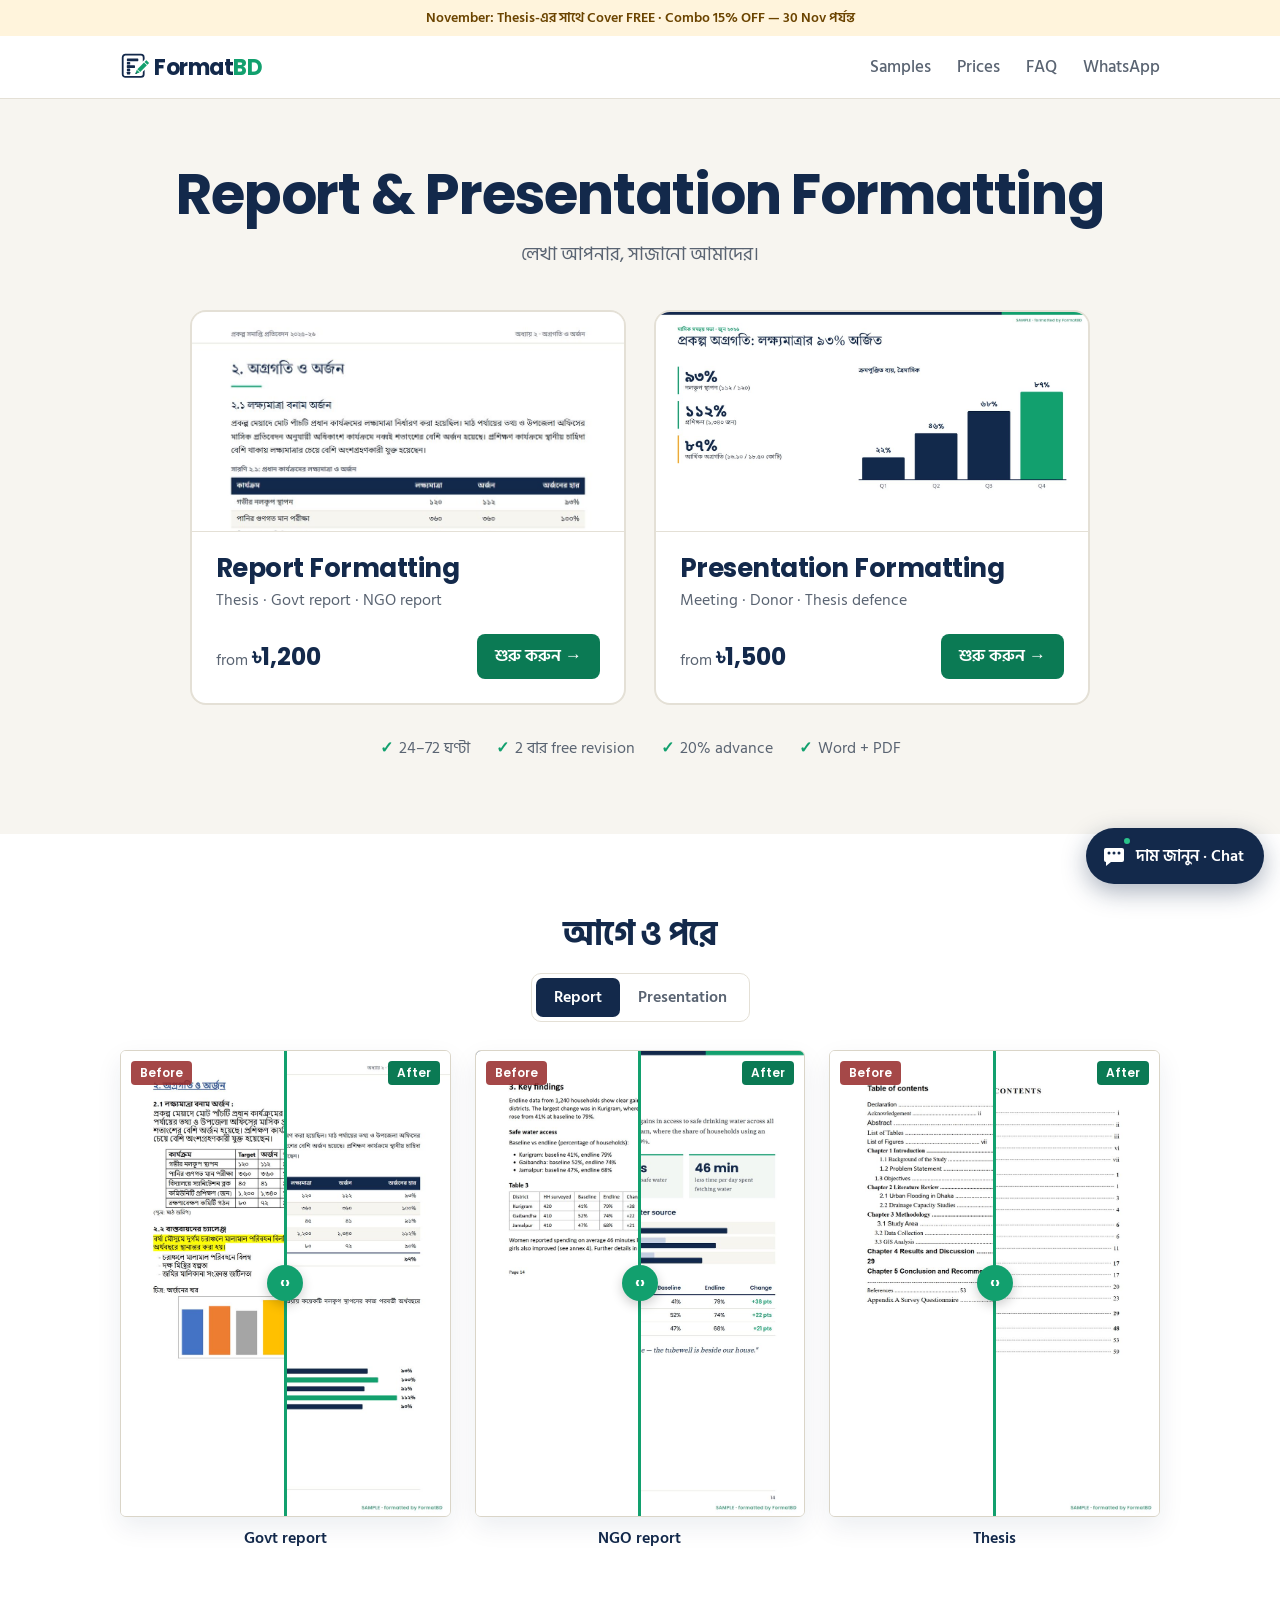
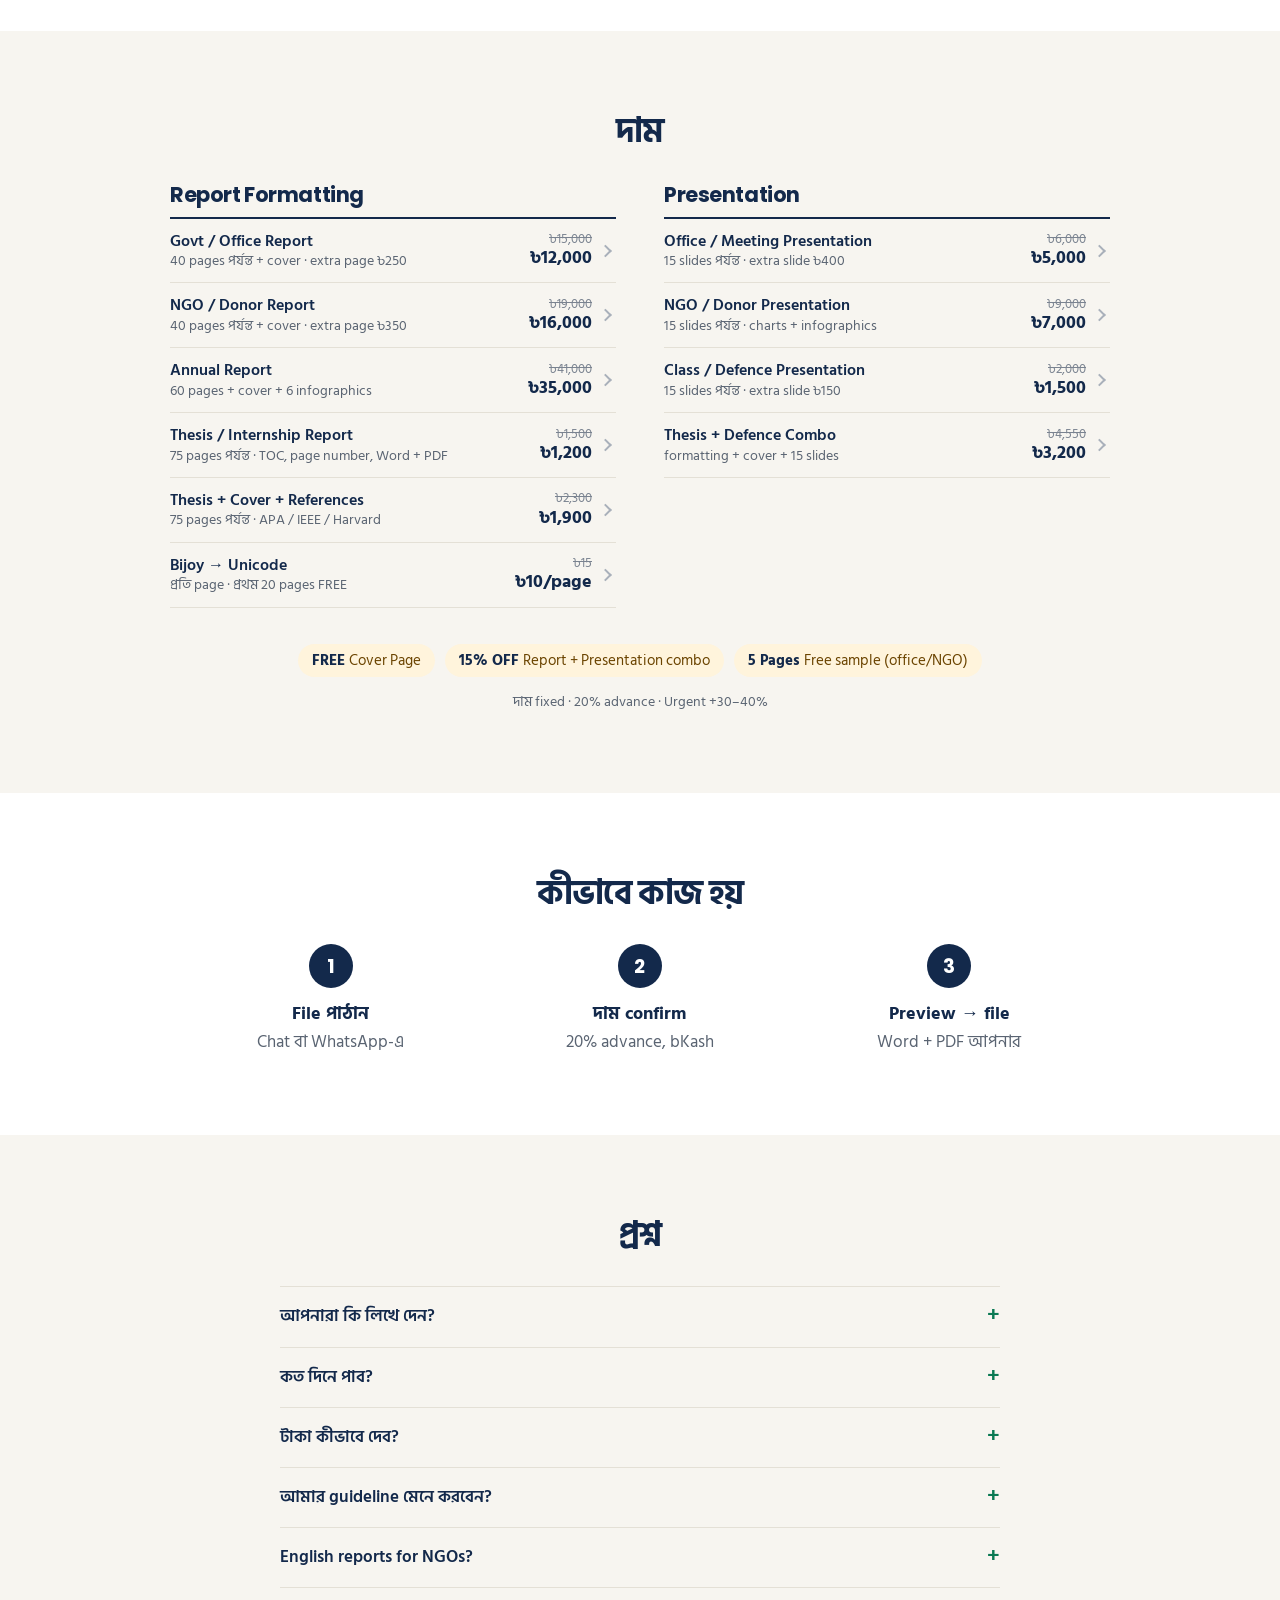
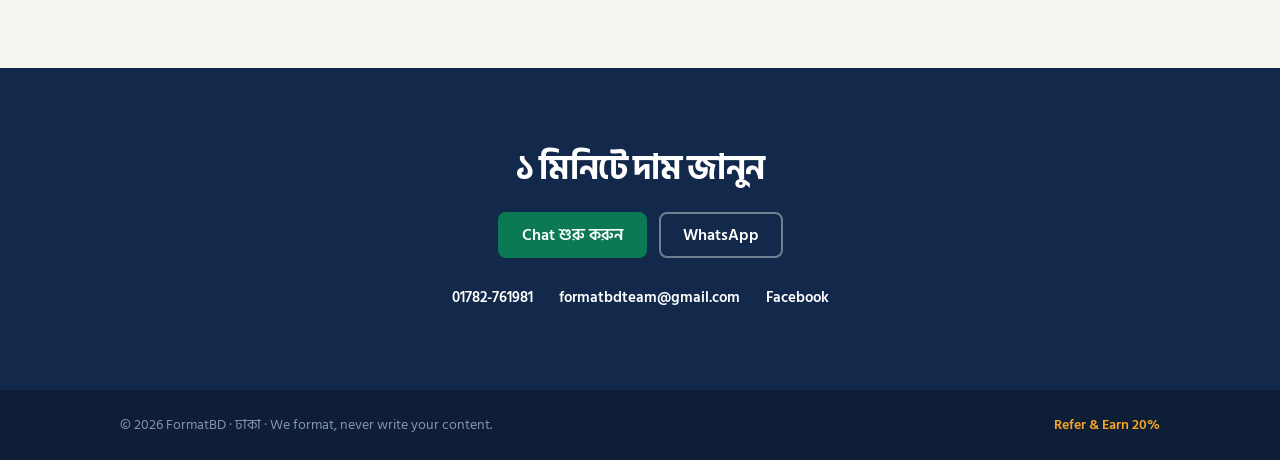
<file: index.html>
<!doctype html>
<html lang="en">
<head>
<meta charset="utf-8">
<meta name="viewport" content="width=device-width, initial-scale=1">
<title>FormatBD — Report &amp; Presentation Formatting in Bangladesh</title>
<meta name="description" content="Report, thesis and presentation formatting in Bangladesh. Fixed prices: report from ৳1,200, presentation from ৳1,500. Bangla &amp; English, Word + PDF, 2 free revisions.">
<meta property="og:title" content="FormatBD — Report &amp; Presentation Formatting">
<meta property="og:description" content="Report formatting from ৳1,200 · Presentation from ৳1,500 · See before/after samples">
<meta property="og:image" content="https://ashikul04.github.io/formatbd/assets/samples/gov-report-after.jpg">
<meta name="theme-color" content="#13294B">
<link rel="icon" href="assets/favicon.png">
<link rel="preconnect" href="https://fonts.googleapis.com"><link rel="preconnect" href="https://fonts.gstatic.com" crossorigin>
<link href="https://fonts.googleapis.com/css2?family=Hind+Siliguri:wght@400;500;600;700&family=Poppins:wght@600;700&display=swap" rel="stylesheet">
<style>
  :root { --navy:#13294B; --green:#0B7A54; --green2:#12A06E; --paper:#F7F5F0; --ink:#1E2329; --muted:#5A6472; --line:#E4E0D6; --head:'Poppins','Hind Siliguri',sans-serif; }
  * { box-sizing:border-box; margin:0; padding:0; }
  [hidden] { display:none !important; }
  html { scroll-behavior:smooth; scroll-padding-top:72px; }
  body { font-family:'Hind Siliguri',sans-serif; color:var(--ink); background:#fff; line-height:1.6; font-size:17px; -webkit-font-smoothing:antialiased; }
  a { color:inherit; text-underline-offset:3px; }
  :focus-visible { outline:2px solid var(--green2); outline-offset:3px; border-radius:4px; }
  .wrap { max-width:1080px; margin:0 auto; padding:0 20px; }
  h1, h2, h3 { font-family:var(--head); color:var(--navy); line-height:1.15; letter-spacing:-.02em; text-wrap:balance; }
  h2 { font-size:clamp(26px, 3vw, 34px); text-align:center; margin-bottom:32px; }
  .wm { font-family:'Poppins',sans-serif; font-weight:700; letter-spacing:-.02em; } .wm b { color:var(--green2); }
  .btn { display:inline-flex; align-items:center; justify-content:center; min-height:46px; background:var(--green); color:#fff; text-decoration:none; padding:0 22px; border-radius:8px; border:2px solid var(--green); font:600 16px 'Hind Siliguri',sans-serif; cursor:pointer; transition:background .15s; }
  .btn:hover { background:#096544; border-color:#096544; }
  .btn.ghost { background:transparent; color:#fff; border-color:rgba(255,255,255,.4); } .btn.ghost:hover { border-color:#fff; }

  .offer-bar { background:#FFF4DC; color:#6B4400; text-align:center; font-weight:600; font-size:14px; padding:7px 16px; }
  header { position:sticky; top:0; z-index:10; background:rgba(255,255,255,.96); border-bottom:1px solid var(--line); }
  header .wrap { display:flex; align-items:center; justify-content:space-between; height:62px; }
  .logo { display:flex; align-items:center; gap:4px; text-decoration:none; font-size:22px; color:var(--navy); } .logo img { width:30px; height:30px; }
  nav { display:flex; align-items:center; gap:26px; }
  nav a { text-decoration:none; font-weight:500; color:var(--muted); } nav a:hover { color:var(--navy); }

  /* hero: the two options */
  .hero { background:var(--paper); padding:64px 0 72px; text-align:center; }
  .hero h1 { font-size:clamp(34px, 5vw, 56px); }
  .hero .sub { font-size:19px; color:var(--muted); margin:12px 0 40px; }
  .pick { display:grid; grid-template-columns:1fr 1fr; gap:28px; max-width:900px; margin:0 auto; }
  .opt { display:flex; flex-direction:column; background:#fff; border:2px solid var(--line); border-radius:16px; overflow:hidden; text-decoration:none; text-align:left; transition:border-color .15s, transform .15s, box-shadow .15s; }
  .opt:hover { border-color:var(--green2); transform:translateY(-3px); box-shadow:0 18px 40px rgba(19,41,75,.12); }
  .thumb { height:220px; overflow:hidden; background:#EDEAE2; border-bottom:1px solid var(--line); }
  .thumb img { width:100%; height:100%; object-fit:cover; object-position:top; display:block; }
  .opt-b { padding:22px 24px 24px; display:flex; flex-direction:column; gap:4px; flex:1; }
  .opt h3 { font-size:26px; }
  .opt .for { color:var(--muted); font-size:16px; }
  .opt .go { display:flex; justify-content:space-between; align-items:center; margin-top:16px; }
  .opt .price { font-size:16px; color:var(--muted); } .opt .price b { font:700 24px Poppins,sans-serif; color:var(--navy); }
  .opt .cta { background:var(--green); color:#fff; font-weight:600; padding:9px 18px; border-radius:8px; }
  .opt:hover .cta { background:#096544; }
  .facts { list-style:none; display:flex; justify-content:center; flex-wrap:wrap; gap:6px 26px; margin-top:32px; font-size:15.5px; color:var(--muted); }
  .facts li::before { content:"✓"; color:var(--green2); font-weight:700; margin-right:6px; }

  section { padding:80px 0; }
  .alt { background:var(--paper); }

  /* samples */
  .tabs { display:flex; justify-content:center; margin:-12px 0 28px; }
  .tabs div { display:inline-flex; background:#fff; border:1px solid var(--line); border-radius:10px; padding:4px; }
  .tabs button { border:0; background:none; font:600 15.5px 'Hind Siliguri',sans-serif; color:var(--muted); padding:7px 18px; border-radius:7px; cursor:pointer; }
  .tabs button[aria-selected="true"] { background:var(--navy); color:#fff; }
  .grid { display:grid; grid-template-columns:repeat(3,1fr); gap:24px; }
  .grid.sl { grid-template-columns:1fr 1fr; } .grid.sl .card:first-child { grid-column:1/-1; }
  .cmp { position:relative; overflow:hidden; border:1px solid #DAD5C8; border-radius:6px; box-shadow:0 10px 26px rgba(19,41,75,.08); background:#fff; --p:50%; user-select:none; }
  .cmp img { display:block; width:100%; height:auto; }
  .cmp .bf { position:absolute; inset:0; clip-path:inset(0 calc(100% - var(--p)) 0 0); }
  .cmp .bar { position:absolute; top:0; bottom:0; left:var(--p); width:3px; margin-left:-1.5px; background:var(--green2); pointer-events:none; }
  .cmp .bar::after { content:"\2039 \203A"; position:absolute; top:50%; left:50%; transform:translate(-50%,-50%); width:36px; height:36px; border-radius:50%; background:var(--green2); color:#fff; font:700 15px/36px Poppins,sans-serif; text-align:center; box-shadow:0 4px 12px rgba(0,0,0,.2); }
  .cmp input { position:absolute; inset:0; width:100%; height:100%; opacity:0; cursor:ew-resize; margin:0; }
  .cmp .lb { position:absolute; top:10px; font:600 12px Poppins,sans-serif; color:#fff; padding:3px 9px; border-radius:4px; pointer-events:none; }
  .cmp .lb.l { left:10px; background:rgba(150,40,40,.85); } .cmp .lb.r { right:10px; background:var(--green); }
  .card figcaption { margin-top:10px; font-weight:600; color:var(--navy); font-size:15.5px; text-align:center; }

  /* prices (rows written by ops/build.py) */
  .menu { display:grid; grid-template-columns:1fr 1fr; gap:48px; max-width:940px; margin:0 auto; }
  .col-h { padding-bottom:10px; border-bottom:2px solid var(--navy); } .col h3 { font-size:21px; } .col-h p { display:none; }
  .rows { list-style:none; }
  .row { display:flex; justify-content:space-between; align-items:center; gap:14px; text-decoration:none; padding:12px 24px 12px 0; border-bottom:1px solid var(--line); position:relative; }
  .row::after { content:""; position:absolute; right:6px; top:50%; width:7px; height:7px; border-right:2px solid #A9B0BA; border-top:2px solid #A9B0BA; transform:translateY(-50%) rotate(45deg); }
  .row:hover .nm { color:var(--green); } .row:hover::after { border-color:var(--green); }
  .nm { font-weight:600; color:var(--navy); font-size:16px; line-height:1.35; }
  .nm small { display:block; font-weight:400; color:var(--muted); font-size:13.5px; }
  .pr { text-align:right; white-space:nowrap; line-height:1.25; }
  .pr s { display:block; color:#7A8390; font-size:13px; } .pr b { color:var(--navy); font-size:18px; }
  .deals { list-style:none; display:flex; justify-content:center; flex-wrap:wrap; gap:10px; margin:36px auto 0; }
  .deals li { background:#FFF4DC; color:#6B4400; border-radius:20px; padding:5px 14px; font-size:14.5px; } .deals b { color:var(--navy); margin-right:4px; }
  .menu-note { text-align:center; margin-top:14px; color:var(--muted); font-size:14px; }

  /* steps */
  .steps { list-style:none; display:grid; grid-template-columns:repeat(3,1fr); gap:28px; max-width:900px; margin:0 auto; counter-reset:s; text-align:center; }
  .steps li { counter-increment:s; font-size:16.5px; color:var(--muted); }
  .steps li::before { content:counter(s); display:grid; place-items:center; width:44px; height:44px; margin:0 auto 12px; border-radius:50%; background:var(--navy); color:#fff; font:700 19px Poppins,sans-serif; }
  .steps b { display:block; color:var(--navy); font-size:18px; }

  /* faq */
  .faq { max-width:720px; margin:0 auto; border-top:1px solid var(--line); }
  details { border-bottom:1px solid var(--line); }
  summary { cursor:pointer; font-weight:600; color:var(--navy); font-size:17px; padding:16px 0; list-style:none; display:flex; justify-content:space-between; gap:16px; }
  summary::-webkit-details-marker { display:none; }
  summary::after { content:"+"; color:var(--green); font-size:22px; line-height:1; }
  details[open] summary::after { content:"–"; }
  details p { padding:0 0 16px; color:#3C4550; }

  .order { background:var(--navy); color:#C9D3E3; text-align:center; }
  .order h2 { color:#fff; margin-bottom:24px; }
  .order .cta { display:flex; gap:12px; justify-content:center; flex-wrap:wrap; }
  .contact { list-style:none; display:flex; flex-wrap:wrap; justify-content:center; gap:6px 26px; margin-top:28px; font-size:15px; }
  .contact a { color:#fff; text-decoration:none; font-weight:600; }
  #my-jobs { margin-top:16px; font-size:15px; } #my-jobs a { color:#fff; }
  footer { background:#0E1E37; color:#8494AE; padding:24px 0; font-size:14px; }
  footer .wrap { display:flex; flex-wrap:wrap; justify-content:space-between; gap:10px 24px; }
  footer a { color:#C9D3E3; text-decoration:none; } footer a.earn { color:#F5A524; font-weight:600; }

  @media (max-width:820px) {
    .pick, .menu { grid-template-columns:1fr; } .menu { gap:40px; }
    .grid { grid-template-columns:1fr 1fr; }
    .thumb { height:180px; }
    nav a:not(:last-child) { display:none; }
    section { padding:60px 0; }
  }
  @media (max-width:560px) {
    body { font-size:16px; }
    .hero { padding:28px 0 44px; } .hero h1 { font-size:30px; } .hero .sub { margin:8px 0 22px; font-size:17px; }
    .pick { gap:16px; } .thumb { height:96px; } .opt-b { padding:14px 16px 16px; }
    .opt h3 { font-size:21px; } .opt .for { font-size:14.5px; } .opt .go { margin-top:8px; }
    .opt .price b { font-size:21px; } .opt .cta { padding:7px 14px; font-size:15px; }
    .offer-bar { font-size:13px; padding:6px 12px; }
    .grid, .grid.sl, .steps { grid-template-columns:1fr; }
    .order .btn { flex:1 1 100%; }
  }
  @media (prefers-reduced-motion:reduce) { html { scroll-behavior:auto; } * { transition:none !important; } }
</style>
</head>
<body>
<div class="offer-bar">November: Thesis-এর সাথে Cover FREE · Combo 15% OFF — 30 Nov পর্যন্ত</div>
<header><div class="wrap">
  <a class="logo" href="./" aria-label="FormatBD home"><img src="assets/logo-icon.svg" alt=""><span class="wm">Format<b>BD</b></span></a>
  <nav aria-label="Main"><a href="#samples">Samples</a><a href="#services">Prices</a><a href="#faq">FAQ</a><a class="js-wa" href="#" target="_blank" rel="noopener">WhatsApp</a></nav>
</div></header>

<main>
<div class="hero"><div class="wrap">
  <h1>Report &amp; Presentation Formatting</h1>
  <p class="sub">লেখা আপনার, সাজানো আমাদের।</p>
  <div class="pick">
    <a class="opt js-chat" data-svc="report" href="#svc-report">
      <div class="thumb"><img src="assets/samples/gov-report-after.jpg" alt="Formatted report page sample"></div>
      <div class="opt-b"><h3>Report Formatting</h3><span class="for">Thesis · Govt report · NGO report</span>
        <div class="go"><span class="price">from <b>৳1,200</b></span><span class="cta">শুরু করুন →</span></div></div>
    </a>
    <a class="opt js-chat" data-svc="slides" href="#svc-slides">
      <div class="thumb"><img src="assets/samples/gov-meeting-after.jpg" alt="Formatted presentation slide sample"></div>
      <div class="opt-b"><h3>Presentation Formatting</h3><span class="for">Meeting · Donor · Thesis defence</span>
        <div class="go"><span class="price">from <b>৳1,500</b></span><span class="cta">শুরু করুন →</span></div></div>
    </a>
  </div>
  <ul class="facts"><li>24–72 ঘণ্টা</li><li>2 বার free revision</li><li>20% advance</li><li>Word + PDF</li></ul>
</div></div>

<section id="samples"><div class="wrap">
  <h2>আগে ও পরে</h2>
  <div class="tabs"><div role="tablist"><button type="button" role="tab" aria-selected="true" aria-controls="g-rep">Report</button><button type="button" role="tab" aria-selected="false" aria-controls="g-sl">Presentation</button></div></div>
  <div class="grid rep" id="g-rep" role="tabpanel">
    <figure class="card"><div class="cmp"><img src="assets/samples/gov-report-after.jpg" alt="Govt report — after" loading="lazy"><div class="bf"><img src="assets/samples/gov-report-before.jpg" alt="Govt report — before" loading="lazy"></div><span class="bar"></span><span class="lb l">Before</span><span class="lb r">After</span><input type="range" min="0" max="100" value="50" aria-label="Govt report: before / after"></div><figcaption>Govt report</figcaption></figure>
    <figure class="card"><div class="cmp"><img src="assets/samples/ngo-report-after.jpg" alt="NGO report — after" loading="lazy"><div class="bf"><img src="assets/samples/ngo-report-before.jpg" alt="NGO report — before" loading="lazy"></div><span class="bar"></span><span class="lb l">Before</span><span class="lb r">After</span><input type="range" min="0" max="100" value="50" aria-label="NGO report: before / after"></div><figcaption>NGO report</figcaption></figure>
    <figure class="card"><div class="cmp"><img src="assets/samples/thesis-after.jpg" alt="Thesis contents — after" loading="lazy"><div class="bf"><img src="assets/samples/thesis-before.jpg" alt="Thesis contents — before" loading="lazy"></div><span class="bar"></span><span class="lb l">Before</span><span class="lb r">After</span><input type="range" min="0" max="100" value="50" aria-label="Thesis: before / after"></div><figcaption>Thesis</figcaption></figure>
  </div>
  <div class="grid sl" id="g-sl" role="tabpanel" hidden>
    <figure class="card"><div class="cmp"><img src="assets/samples/gov-meeting-after.jpg" alt="Meeting slide — after" loading="lazy"><div class="bf"><img src="assets/samples/gov-meeting-before.jpg" alt="Meeting slide — before" loading="lazy"></div><span class="bar"></span><span class="lb l">Before</span><span class="lb r">After</span><input type="range" min="0" max="100" value="50" aria-label="Meeting slide: before / after"></div><figcaption>Office meeting</figcaption></figure>
    <figure class="card"><div class="cmp"><img src="assets/samples/ngo-deck-after.jpg" alt="Donor slide — after" loading="lazy"><div class="bf"><img src="assets/samples/ngo-deck-before.jpg" alt="Donor slide — before" loading="lazy"></div><span class="bar"></span><span class="lb l">Before</span><span class="lb r">After</span><input type="range" min="0" max="100" value="50" aria-label="Donor slide: before / after"></div><figcaption>Donor presentation</figcaption></figure>
    <figure class="card"><div class="cmp"><img src="assets/samples/defence-after.jpg" alt="Defence slide — after" loading="lazy"><div class="bf"><img src="assets/samples/defence-before.jpg" alt="Defence slide — before" loading="lazy"></div><span class="bar"></span><span class="lb l">Before</span><span class="lb r">After</span><input type="range" min="0" max="100" value="50" aria-label="Defence slide: before / after"></div><figcaption>Thesis defence</figcaption></figure>
  </div>
</div></section>

<section id="services" class="alt"><div class="wrap">
  <h2>দাম</h2>
<!--PRICING-->
<div class="menu">
<div class="col" id="svc-report"><div class="col-h"><h3>Report Formatting</h3><p>রিপোর্ট, থিসিস ও অফিসিয়াল ডকুমেন্ট — আপনার guideline মেনে সাজানো, Word + PDF।</p></div><ul class="rows">
<li><a class="row" href="order.html?pkg=gov-report"><span class="nm">Govt / Office Report<small>40 pages পর্যন্ত + cover · extra page ৳250</small></span><span class="pr"><s>৳15,000</s><b>৳12,000</b></span></a></li>
<li><a class="row" href="order.html?pkg=ngo-report"><span class="nm">NGO / Donor Report<small>40 pages পর্যন্ত + cover · extra page ৳350</small></span><span class="pr"><s>৳19,000</s><b>৳16,000</b></span></a></li>
<li><a class="row" href="order.html?pkg=ngo-annual"><span class="nm">Annual Report<small>60 pages + cover + 6 infographics</small></span><span class="pr"><s>৳41,000</s><b>৳35,000</b></span></a></li>
<li><a class="row" href="order.html?pkg=stu-basic"><span class="nm">Thesis / Internship Report<small>75 pages পর্যন্ত · TOC, page number, Word + PDF</small></span><span class="pr"><s>৳1,500</s><b>৳1,200</b></span></a></li>
<li><a class="row" href="order.html?pkg=stu-complete"><span class="nm">Thesis + Cover + References<small>75 pages পর্যন্ত · APA / IEEE / Harvard</small></span><span class="pr"><s>৳2,300</s><b>৳1,900</b></span></a></li>
<li><a class="row" href="order.html?pkg=gov-unicode"><span class="nm">Bijoy → Unicode<small>প্রতি page · প্রথম 20 pages FREE</small></span><span class="pr"><s>৳15</s><b>৳10/page</b></span></a></li>
</ul></div>
<div class="col" id="svc-slides"><div class="col-h"><h3>Presentation</h3><p>মিটিং, ডোনার বা ডিফেন্সের জন্য clean slides — আপনার data থেকে chart সহ।</p></div><ul class="rows">
<li><a class="row" href="order.html?pkg=gov-meeting"><span class="nm">Office / Meeting Presentation<small>15 slides পর্যন্ত · extra slide ৳400</small></span><span class="pr"><s>৳6,000</s><b>৳5,000</b></span></a></li>
<li><a class="row" href="order.html?pkg=ngo-deck"><span class="nm">NGO / Donor Presentation<small>15 slides পর্যন্ত · charts + infographics</small></span><span class="pr"><s>৳9,000</s><b>৳7,000</b></span></a></li>
<li><a class="row" href="order.html?pkg=stu-slides"><span class="nm">Class / Defence Presentation<small>15 slides পর্যন্ত · extra slide ৳150</small></span><span class="pr"><s>৳2,000</s><b>৳1,500</b></span></a></li>
<li><a class="row" href="order.html?pkg=stu-defense"><span class="nm">Thesis + Defence Combo<small>formatting + cover + 15 slides</small></span><span class="pr"><s>৳4,550</s><b>৳3,200</b></span></a></li>
</ul></div>
</div>
<ul class="deals"><li><b>FREE</b>Cover Page</li><li><b>15% OFF</b>Report + Presentation combo</li><li><b>5 Pages</b>Free sample (office/NGO)</li></ul>
<p class="menu-note">দাম fixed · 20% advance · Urgent +30–40%</p>
<!--/PRICING-->
</div></section>

<section id="process"><div class="wrap">
  <h2>কীভাবে কাজ হয়</h2>
  <ol class="steps">
    <li><b>File পাঠান</b>Chat বা WhatsApp-এ</li>
    <li><b>দাম confirm</b>20% advance, bKash</li>
    <li><b>Preview → file</b>Word + PDF আপনার</li>
  </ol>
</div></section>

<section id="faq" class="alt"><div class="wrap">
  <h2>প্রশ্ন</h2>
  <div class="faq">
    <details><summary>আপনারা কি লিখে দেন?</summary><p>না। শুধু formatting ও presentation design। লেখা আপনার নিজের।</p></details>
    <details><summary>কত দিনে পাব?</summary><p>সাধারণত 24–72 ঘণ্টা। Urgent হলে +30–40%। দেরি হলে ২০% টাকা ফেরত।</p></details>
    <details><summary>টাকা কীভাবে দেব?</summary><p>20% advance bKash-এ, preview দেখে বাকিটা। অফিস/NGO: কোটেশন ও বিল দিই।</p></details>
    <details><summary>আমার guideline মেনে করবেন?</summary><p>হ্যাঁ। Guideline বা আগের approved কপি পাঠান, হুবহু সেই নিয়মে সাজাই।</p></details>
    <details><summary>English reports for NGOs?</summary><p>Yes — donor reports and decks in English or Bangla, to your brand guidelines.</p></details>
  </div>
</div></section>

<section id="order" class="order"><div class="wrap">
  <h2>১ মিনিটে দাম জানুন</h2>
  <div class="cta"><button class="btn js-chat" type="button">Chat শুরু করুন</button><a class="btn ghost js-wa" href="#" target="_blank" rel="noopener">WhatsApp</a></div>
  <ul class="contact">
    <li><a class="js-tel" href="#">01782-761981</a></li>
    <li><a class="js-mail" href="#">formatbdteam@gmail.com</a></li>
    <li><a class="js-fb" href="#">Facebook</a></li>
  </ul>
  <p id="my-jobs" hidden></p>
</div></section>
</main>

<footer><div class="wrap">
  <span>© 2026 FormatBD · ঢাকা · We format, never write your content.</span>
  <a class="earn" href="partner.html">Refer &amp; Earn 20%</a>
</div></footer>

<script>
  // Contact details — written by ops/build.py from config.json
  const C = {"wa": "8801782761981", "email": "formatbdteam@gmail.com", "fb": "profile.php?id=61596278724692", "sbUrl": "https://mepwncbscyceeyoxgvda.supabase.co", "sbKey": "sb_publishable_hM7CJC9fcQ2uOZyHIxdnSQ_53WIUaNk", "refPct": 10, "commPct": 20, "cookieDays": 30, "payoutMin": 300, "payoutDay": "বৃহস্পতিবার", "group": "", "kit": ["Thesis / report-এর formatting নিয়ে টেনশন? 😅 FormatBD পুরো formatting করে দেয় — page number, table of contents, cover, references সব ঠিকঠাক। Student package ৳1,200 থেকে। আমার code {CODE} দিলে 10% ছাড়: {LINK}", "অফিস বা NGO-র report, annual report বা meeting presentation professional look-এ দরকার? FormatBD Bangla-English দুই ভাষাতেই কাজ করে, সময়মতো delivery না হলে 20% refund। Code {CODE} দিলে 10% ছাড়: {LINK}", "অফিস মিটিং, ডোনার বা থিসিস ডিফেন্সের presentation দরকার? FormatBD আপনার data থেকে chart সহ clean slides বানিয়ে দেয়, ৳1,500 থেকে। আমার code {CODE} দিয়ে 10% কম দামে order করুন: {LINK}"]};
  // old partner links (#earn, #terms) now live on partner.html
  if (/^#(earn|terms)$/.test(location.hash)) location.replace("partner.html" + location.search + location.hash);
  const waLink = t => "https://wa.me/" + C.wa + "?text=" + encodeURIComponent(t);
  const set = (sel, href) => document.querySelectorAll(sel).forEach(a => a.href = href);
  set(".js-wa", waLink("আসসালামু আলাইকুম, FormatBD — একটি কোটেশন চাই।"));
  set(".js-tel", "tel:+" + C.wa);
  set(".js-mail", "mailto:" + C.email + "?subject=" + encodeURIComponent("Quotation request"));
  set(".js-fb", "https://www.facebook.com/" + C.fb);
  // ORDER_LIVE = false until the order backend is deployed: options, price rows and buttons open
  // the chat assistant (assets/chat.js) instead of order.html; WhatsApp if the chat hasn't loaded
  const ORDER_LIVE = false;
  if (!ORDER_LIVE) document.addEventListener("click", e => {
    const a = e.target.closest('a[href^="order.html"], .js-chat');
    if (!a) return;
    e.preventDefault();
    const pkg = a.dataset.svc ? "svc:" + a.dataset.svc : (a.getAttribute("href") || "").split("pkg=")[1] || "";
    if (window.fbdChat) window.fbdChat.open(pkg);
    else window.open(waLink("আসসালামু আলাইকুম, FormatBD — একটি order দিতে চাই।"), "_blank");
  });
  // partner links: ?ref=CODE is remembered for C.cookieDays days
  const store = { get: k => { try { return JSON.parse(localStorage.getItem(k)); } catch (x) { return null; } },
                  set: (k, v) => { try { localStorage.setItem(k, JSON.stringify(v)); } catch (x) {} } };
  const urlRef = (new URLSearchParams(location.search).get("ref") || "").toUpperCase().replace(/[^A-Z0-9]/g, "").slice(0, 12);
  if (urlRef) store.set("fbd_ref", { code: urlRef, t: Date.now() });
  // samples: Report / Presentation tabs + before/after sliders
  document.querySelectorAll(".tabs button").forEach(b => b.addEventListener("click", () => {
    document.querySelectorAll(".tabs button").forEach(x => { const on = x === b; x.setAttribute("aria-selected", on); document.getElementById(x.getAttribute("aria-controls")).hidden = !on; });
  }));
  document.querySelectorAll(".cmp input").forEach(r => r.addEventListener("input", () => r.parentNode.style.setProperty("--p", r.value + "%")));
  // orders placed from this browser → links back to their job pages
  const mine = store.get("fbd_jobs") || [], mj = document.getElementById("my-jobs");
  if (mine.length) { mj.hidden = false; mj.innerHTML = "আপনার order: " + mine.slice(0, 5).map(j => `<a href="job.html?t=${encodeURIComponent(j.token)}">${String(j.id).replace(/[<>&"]/g, "")}</a>`).join(" · "); }
</script>
<script type="module" src="assets/chat.js?v=5"></script>
</body>
</html>
</file>
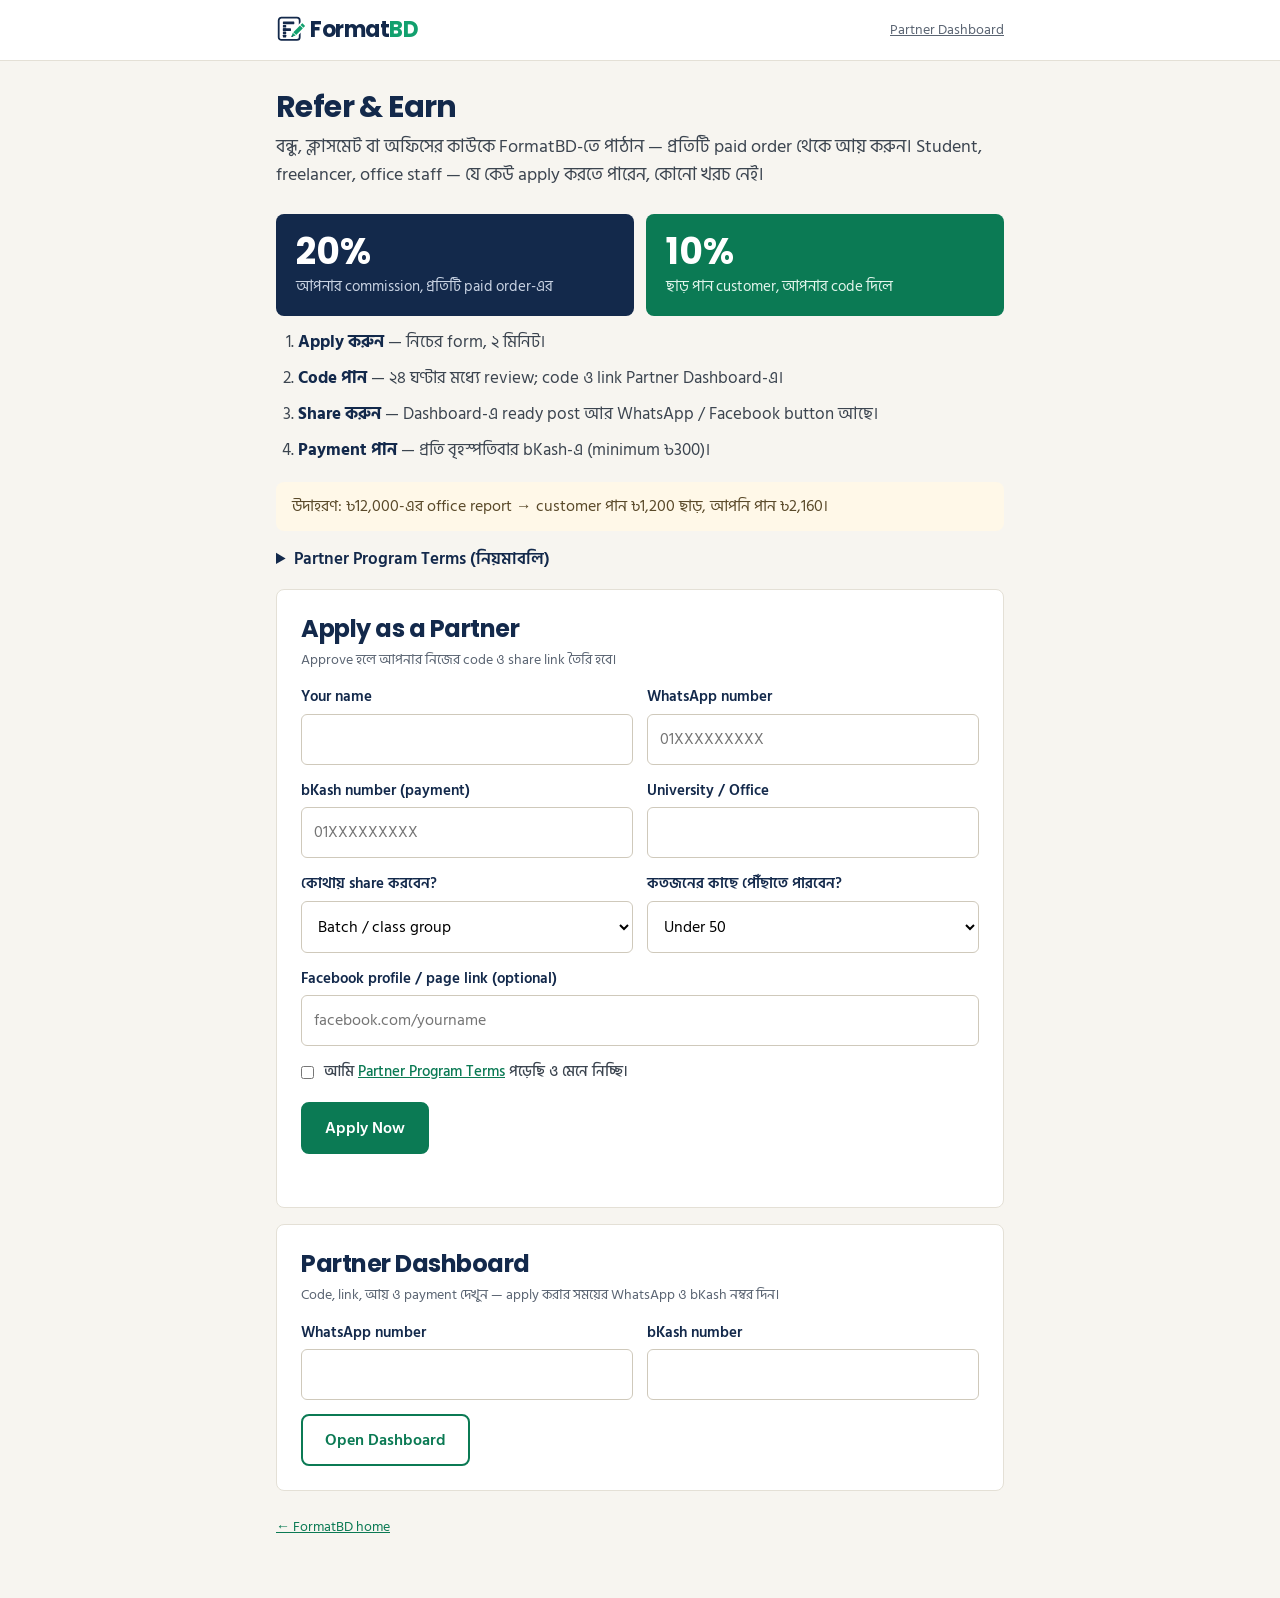
<file: partner.html>
<!doctype html>
<html lang="en">
<head>
<meta charset="utf-8">
<meta name="viewport" content="width=device-width, initial-scale=1">
<title>Refer &amp; Earn — FormatBD Partner Program</title>
<meta name="description" content="FormatBD Partner Program: বন্ধু বা অফিসের কাউকে FormatBD-তে পাঠান, প্রতিটি paid order থেকে 20% আয় করুন। Customer পান 10% ছাড়।">
<meta name="theme-color" content="#13294B">
<link rel="icon" href="assets/favicon.png">
<link rel="preconnect" href="https://fonts.googleapis.com"><link rel="preconnect" href="https://fonts.gstatic.com" crossorigin>
<link href="https://fonts.googleapis.com/css2?family=Hind+Siliguri:wght@400;500;600;700&family=Poppins:wght@600;700&display=swap" rel="stylesheet">
<link rel="stylesheet" href="assets/app.css">
<style>
  .intro { margin:6px 0 0; color:#3C4550; font-size:17.5px; }
  .big { display:grid; grid-template-columns:1fr 1fr; gap:12px; margin:24px 0 8px; }
  .big div { background:var(--navy); color:#C9D3E3; border-radius:8px; padding:18px 20px; font-size:15px; line-height:1.45; }
  .big div:last-child { background:var(--green); color:#E2F5EC; }
  .big b { display:block; font-family:'Poppins',sans-serif; font-size:36px; color:#fff; line-height:1.1; margin-bottom:4px; }
  .how { padding-left:22px; color:#3C4550; } .how li { padding:4px 0; } .how b { color:var(--navy); }
  .ex { margin-top:14px; background:#FFF8E8; border-radius:8px; padding:12px 16px; font-size:15.5px; color:#5A4A2A; }
  .terms { margin-top:14px; }
  .terms summary { cursor:pointer; font-weight:600; color:var(--navy); }
  .terms ol { margin:10px 0 0 20px; font-size:15px; color:#3C4550; } .terms li { padding:3px 0; }
  .card h2 { margin-bottom:4px; }
  .card form { margin-top:14px; }
  label.chk { display:flex; gap:10px; align-items:flex-start; font-weight:500; color:#3C4550; font-size:15px; }
  label.chk input { margin-top:6px; }
  .done { background:#EAF6F0; border-color:#B7E0CC; }
  .done h2 { color:var(--green); }
  .code-card { border:2px solid var(--green); border-radius:8px; padding:14px 16px; margin-top:14px; }
  .code-card b.code { display:block; font-family:'Poppins',sans-serif; font-size:30px; color:var(--navy); letter-spacing:.04em; }
  .code-card .lnk { font-size:14px; color:var(--muted); word-break:break-all; margin:6px 0 10px; }
  .code-card button, .kit .btn { margin:0 6px 6px 0; padding:7px 14px; font-size:14px; }
  .stats { display:grid; grid-template-columns:repeat(3,1fr); gap:10px; margin:12px 0; }
  .stats div { border:1px solid var(--line); border-radius:6px; padding:10px 12px; font-size:13px; color:var(--muted); line-height:1.35; }
  .stats b { display:block; font-family:'Poppins',sans-serif; font-size:20px; color:var(--navy); }
  .stats .owe { border-color:var(--green); } .stats .owe b { color:var(--green); }
  .kit { margin-top:12px; } .kit h3 { font-size:16px; margin-bottom:6px; }
  .kit .post { border:1px dashed #C9C2B1; border-radius:6px; padding:10px 12px; font-size:14.5px; margin-bottom:8px; }
  .kit .post p { margin-bottom:8px; white-space:pre-line; }
  @media (max-width:640px) { .big, .stats { grid-template-columns:1fr 1fr; } .big b { font-size:30px; } }
</style>
</head>
<body>
<header><div class="wrap">
  <a class="logo" href="./"><img src="assets/logo-icon.svg" alt=""><span class="wm">Format<b>BD</b></span></a>
  <span class="small"><a href="#dash">Partner Dashboard</a></span>
</div></header>
<main><div class="wrap">
  <h1>Refer &amp; Earn</h1>
  <p class="intro">বন্ধু, ক্লাসমেট বা অফিসের কাউকে FormatBD-তে পাঠান — প্রতিটি paid order থেকে আয় করুন। Student, freelancer, office staff — যে কেউ apply করতে পারেন, কোনো খরচ নেই।</p>
  <div class="big">
    <div><b class="r-comm">20%</b>আপনার commission, প্রতিটি paid order-এর</div>
    <div><b class="r-cust">10%</b>ছাড় পান customer, আপনার code দিলে</div>
  </div>
  <ol class="how">
    <li><b>Apply করুন</b> — নিচের form, ২ মিনিট।</li>
    <li><b>Code পান</b> — ২৪ ঘণ্টার মধ্যে review; code ও link Partner Dashboard-এ।</li>
    <li><b>Share করুন</b> — Dashboard-এ ready post আর WhatsApp / Facebook button আছে।</li>
    <li><b>Payment পান</b> — <span class="r-pay">প্রতি বৃহস্পতিবার bKash-এ (minimum ৳300)</span>।</li>
  </ol>
  <p class="ex r-ex">উদাহরণ: ৳12,000-এর office report → customer পান ৳1,200 ছাড়, আপনি পান ৳2,160।</p>
  <details id="terms" class="terms"><summary>Partner Program Terms (নিয়মাবলি)</summary>
<!--TERMS-->
<ol><li>Commission: customer-এর <b>পুরো payment হওয়ার পর</b> order price-এর 20%। Advance বা অর্ধেক payment-এ commission হয় না।</li><li>Customer আপনার code দিলে বা আপনার link দিয়ে এসে 30 দিনের মধ্যে order করলে order-টি আপনার।</li><li>Payment প্রতি বৃহস্পতিবার bKash-এ, যখন পাওনা ৳300 বা বেশি। কম হলে পরের সপ্তাহে যোগ হবে।</li><li>Refund বা cancel হলে সেই order-এর commission বাতিল।</li><li>নিজের order-এ নিজের code চলবে না। এক customer-এর জন্য একটাই code।</li><li>Spam, ভুয়া review, ভুল দাম বা "আমরা thesis লিখে দিই" ধরনের দাবি করা যাবে না — FormatBD শুধু formatting ও design করে।</li><li>"FormatBD" নামে paid ad, page বা group খোলা যাবে না; নিজেকে FormatBD staff হিসেবে পরিচয় দেওয়া যাবে না।</li><li>নিয়ম বা commission বদলালে partner group-এ 7 দিন আগে জানানো হবে। Fraud বা নিয়ম ভাঙলে partnership বাতিল ও বাকি commission বাতিল।</li></ol>
<!--/TERMS-->
  </details>

  <section class="card" id="apply">
    <h2>Apply as a Partner</h2>
    <p class="small">Approve হলে আপনার নিজের code ও share link তৈরি হবে।</p>
    <form id="af" class="grid">
      <div><label for="a-name">Your name</label><input id="a-name" name="name" required autocomplete="name"></div>
      <div><label for="a-phone">WhatsApp number</label><input id="a-phone" name="phone" inputmode="tel" required autocomplete="tel" placeholder="01XXXXXXXXX"></div>
      <div><label for="a-bkash">bKash number (payment)</label><input id="a-bkash" name="bkash" inputmode="tel" required placeholder="01XXXXXXXXX"></div>
      <div><label for="a-org">University / Office</label><input id="a-org" name="org"></div>
      <div><label for="a-where">কোথায় share করবেন?</label><select id="a-where" name="where"><option>Batch / class group</option><option>Facebook group or page</option><option>Office / colleagues</option><option>YouTube / TikTok</option><option>Other</option></select></div>
      <div><label for="a-aud">কতজনের কাছে পৌঁছাতে পারবেন?</label><select id="a-aud" name="audience"><option>Under 50</option><option>50–200</option><option>200–1,000</option><option>1,000+</option></select></div>
      <div class="full"><label for="a-social">Facebook profile / page link (optional)</label><input id="a-social" name="social" placeholder="facebook.com/yourname"></div>
      <label class="full chk"><input type="checkbox" id="a-terms" required> <span>আমি <a href="#terms" class="js-terms">Partner Program Terms</a> পড়েছি ও মেনে নিচ্ছি।</span></label>
      <div class="full"><button class="btn" type="submit">Apply Now</button><div id="af-err" class="err" aria-live="polite"></div></div>
    </form>
  </section>
  <section id="af-done" class="card done" hidden>
    <h2>✓ Application পেয়েছি <span id="af-id"></span></h2>
    <p id="af-msg">২৪ ঘণ্টার মধ্যে review করে জানাব। Approve হলে নিচের Partner Dashboard-এ আপনার code দেখতে পাবেন।</p>
    <a id="af-group" class="btn js-group" href="#" target="_blank" rel="noopener" style="margin-top:12px">Join Partner WhatsApp Group</a>
  </section>

  <section class="card" id="dash">
    <h2>Partner Dashboard</h2>
    <p class="small">Code, link, আয় ও payment দেখুন — apply করার সময়ের WhatsApp ও bKash নম্বর দিন।</p>
    <form id="ps" class="grid">
      <div><label for="s-phone">WhatsApp number</label><input id="s-phone" inputmode="tel" required></div>
      <div><label for="s-bkash">bKash number</label><input id="s-bkash" inputmode="tel" required></div>
      <div class="full"><button class="btn line" type="submit">Open Dashboard</button></div>
    </form>
    <div id="ps-out" aria-live="polite"></div>
  </section>
  <p class="small" style="margin-top:24px"><a href="./">← FormatBD home</a></p>
</div></main>

<script>
  // Partner numbers — written by ops/build.py from config.json
  const C = {"wa": "8801782761981", "email": "formatbdteam@gmail.com", "fb": "profile.php?id=61596278724692", "sbUrl": "https://mepwncbscyceeyoxgvda.supabase.co", "sbKey": "sb_publishable_hM7CJC9fcQ2uOZyHIxdnSQ_53WIUaNk", "refPct": 10, "commPct": 20, "cookieDays": 30, "payoutMin": 300, "payoutDay": "বৃহস্পতিবার", "group": "", "kit": ["Thesis / report-এর formatting নিয়ে টেনশন? 😅 FormatBD পুরো formatting করে দেয় — page number, table of contents, cover, references সব ঠিকঠাক। Student package ৳1,200 থেকে। আমার code {CODE} দিলে 10% ছাড়: {LINK}", "অফিস বা NGO-র report, annual report বা meeting presentation professional look-এ দরকার? FormatBD Bangla-English দুই ভাষাতেই কাজ করে, সময়মতো delivery না হলে 20% refund। Code {CODE} দিলে 10% ছাড়: {LINK}", "অফিস মিটিং, ডোনার বা থিসিস ডিফেন্সের presentation দরকার? FormatBD আপনার data থেকে chart সহ clean slides বানিয়ে দেয়, ৳1,500 থেকে। আমার code {CODE} দিয়ে 10% কম দামে order করুন: {LINK}"]};
  const $ = id => document.getElementById(id);
  const waLink = t => "https://wa.me/" + C.wa + "?text=" + encodeURIComponent(t);
  const home = new URL("./", location.href).href;  // share links point at the homepage, which remembers ?ref=
  if (location.hash === "#terms") $("terms").open = true;
  // register_partner / partner_dashboard are the only partner calls the public key may make
  const rpc = (fn, body) => fetch(C.sbUrl + "/rest/v1/rpc/" + fn, { method: "POST", body: JSON.stringify(body),
    headers: Object.assign({ apikey: C.sbKey, "Content-Type": "application/json" },
      C.sbKey.startsWith("eyJ") ? { Authorization: "Bearer " + C.sbKey } : {}) })
    .then(async r => { const j = await r.json(); if (!r.ok) throw new Error(j.message || r.status); return j; });
  const esc = s => String(s == null ? "" : s).replace(/[&<>"']/g, c => "&#" + c.charCodeAt(0) + ";");
  const tk = n => "৳" + Math.round(n).toLocaleString("en-IN");
  document.querySelectorAll(".js-group").forEach(a => C.group ? a.href = C.group : a.hidden = true);
  document.querySelectorAll(".js-terms").forEach(a => a.addEventListener("click", () => $("terms").open = true));

  const af = $("af");
  af.addEventListener("submit", async e => {
    e.preventDefault();
    const f = new FormData(af), v = k => (f.get(k) || "").trim(), err = $("af-err");
    if (!C.sbUrl) {  // no database: fall back to a WhatsApp message
      window.open(waLink(`Partner application — FormatBD\nName: ${v("name")}\nWhatsApp: ${v("phone")}\nbKash: ${v("bkash")}\nUniversity / Office: ${v("org") || "-"}\nShare in: ${v("where")} (${v("audience")})\nProfile: ${v("social") || "-"}`), "_blank");
      return;
    }
    err.textContent = "";
    try {
      const r = await rpc("register_partner", { p_name: v("name"), p_phone: v("phone"), p_bkash: v("bkash"), p_org: v("org"),
        p_where: v("where"), p_social: v("social"), p_audience: v("audience"), p_terms: $("a-terms").checked });
      $("af-id").textContent = "(ID #" + r.id + ")";
      if (r.existing) $("af-msg").textContent = r.status === "approved"
        ? "এই নম্বর আগেই approved — নিচের Partner Dashboard-এ আপনার code দেখুন।"
        : "এই নম্বরে আগেই apply করা আছে, review চলছে। নিচে status দেখতে পারেন।";
      $("apply").hidden = true; $("af-done").hidden = false;
      $("s-phone").value = v("phone"); $("s-bkash").value = v("bkash");
    } catch (x) { err.textContent = /terms/.test(x.message) ? "Terms মেনে নিতে টিক দিন।" : "Phone ও bKash নম্বর ঠিকভাবে দিন (11 digit)।"; }
  });

  const btn = (label, cls, fn) => { const b = document.createElement("button"); b.type = "button"; b.className = "btn " + cls; b.textContent = label; b.onclick = () => fn(b); return b; };
  const copyBtn = (label, text) => btn(label, "line", b => navigator.clipboard.writeText(text).then(() => { b.textContent = "✓ Copied"; }));
  const linkBtn = (label, href) => { const a = document.createElement("a"); a.className = "btn line"; a.textContent = label; a.href = href; a.target = "_blank"; a.rel = "noopener"; return a; };
  $("ps").addEventListener("submit", async e => {
    e.preventDefault();
    const out = $("ps-out"); out.textContent = "…";
    let r = null;
    try { r = await rpc("partner_dashboard", { p_phone: $("s-phone").value, p_bkash: $("s-bkash").value }); } catch (x) {}
    out.textContent = "";
    if (!r) { out.innerHTML = '<p class="err">এই WhatsApp ও bKash নম্বর দিয়ে কোনো application পাওয়া যায়নি।</p>'; return; }
    const name = esc(r.name);
    if (r.status !== "approved") {
      out.innerHTML = `<p class="note">${name}, আপনার application (ID #${esc(r.id)}) ${r.status === "rejected"
        ? "এবার approve করা হয়নি। প্রশ্ন থাকলে WhatsApp করুন।" : "review-এ আছে — সাধারণত ২৪ ঘণ্টার মধ্যে।"}</p>`;
      return;
    }
    const link = home + "?ref=" + r.code;
    const earned = r.sales * C.commPct / 100, owed = Math.max(earned - r.paid_out, 0);
    const card = document.createElement("div"); card.className = "code-card";
    card.innerHTML = `<span class="small">${name}, আপনার partner code · since ${esc(r.since)}</span><b class="code">${esc(r.code)}</b><div class="lnk">${esc(link)}</div>
      <div class="stats">
        <div><b>${r.leads}</b>quote requests<br>(${r.leads_30d} in 30 days)</div>
        <div><b>${r.open_orders}</b>orders in progress</div>
        <div><b>${r.paid_orders}</b>paid orders</div>
        <div><b>${tk(earned)}</b>total earned</div>
        <div><b>${tk(r.paid_out)}</b>paid to you</div>
        <div class="owe"><b>${tk(owed)}</b>${owed >= C.payoutMin ? "next " + C.payoutDay + " পাবেন" : "minimum " + tk(C.payoutMin) + " হলে payment"}</div>
      </div>`;
    card.append(copyBtn("Copy code", r.code), copyBtn("Copy link", link));
    const kit = document.createElement("div"); kit.className = "kit"; kit.innerHTML = "<h3>Partner Kit — ready posts</h3>";
    C.kit.forEach(t => {
      const text = t.replaceAll("{CODE}", r.code).replaceAll("{LINK}", link), post = document.createElement("div");
      post.className = "post"; post.innerHTML = `<p>${esc(text)}</p>`;
      post.append(copyBtn("Copy", text), linkBtn("WhatsApp", "https://wa.me/?text=" + encodeURIComponent(text)),
        linkBtn("Facebook", "https://www.facebook.com/sharer/sharer.php?u=" + encodeURIComponent(link)));
      kit.append(post);
    });
    kit.append(linkBtn("Download promo image", "assets/post-before-after.png"));
    card.append(kit);
    out.append(card);
  });
</script>
</body>
</html>
</file>
<file: assets/app.css>
/* order.html + job.html — same tokens as index.html */
:root { --navy:#13294B; --navy2:#2C4A7A; --green:#0B7A54; --green2:#12A06E; --amber:#F5A524; --paper:#F7F5F0; --ink:#1E2329; --muted:#5A6472; --line:#E4E0D6; --red:#B42318; }
* { box-sizing:border-box; margin:0; padding:0; }
[hidden] { display:none !important; }
body { font-family:'Hind Siliguri',sans-serif; color:var(--ink); background:var(--paper); line-height:1.65; font-size:17px; }
a { color:var(--green); }
.wrap { max-width:760px; margin:0 auto; padding:0 16px; }
h1, h2 { font-family:'Poppins','Hind Siliguri',sans-serif; font-weight:700; color:var(--navy); line-height:1.25; letter-spacing:-.02em; }
h1 { font-size:30px; } h2 { font-size:24px; margin-bottom:6px; }
h3 { font-weight:600; color:var(--navy); font-size:18px; line-height:1.35; }
.wm { font-family:'Poppins',sans-serif; font-weight:700; letter-spacing:-.02em; } .wm b { color:var(--green2); }
header { background:#fff; border-bottom:1px solid var(--line); }
header .wrap { display:flex; align-items:center; justify-content:space-between; height:60px; }
.logo { display:flex; align-items:center; gap:4px; text-decoration:none; font-size:22px; color:var(--navy); }
.logo img { width:30px; height:30px; }
header .small a { color:var(--muted); }
main { padding:28px 0 60px; }
.card { background:#fff; border:1px solid var(--line); border-radius:8px; padding:24px; margin-top:16px; }
.small { font-size:14px; color:var(--muted); }
.btn { display:inline-block; background:var(--green); color:#fff; text-decoration:none; padding:11px 22px; border-radius:8px; border:2px solid var(--green); cursor:pointer; font:600 16px 'Hind Siliguri',sans-serif; text-align:center; }
.btn:hover { background:#096544; } .btn:disabled { opacity:.5; cursor:default; }
.btn.line { background:#fff; color:var(--green); } .btn.line:hover { background:#F0F8F4; }
.btn.amber { background:var(--amber); border-color:var(--amber); color:var(--navy); }
label { font-size:15px; font-weight:600; display:block; margin-bottom:4px; color:var(--navy); }
input, select, textarea { width:100%; padding:11px 12px; border:1px solid #CFC9BB; border-radius:6px; font:inherit; font-size:16px; background:#fff; }
input:focus, select:focus, textarea:focus { outline:2px solid var(--green2); border-color:var(--green2); }
input[type=checkbox], input[type=radio] { width:auto; accent-color:var(--green); }
.grid { display:grid; grid-template-columns:1fr 1fr; gap:14px; } .full { grid-column:1/-1; }
.err { color:var(--red); font-size:15px; min-height:1.4em; margin-top:8px; }
.ok { color:var(--green); }

/* wizard */
.steps { display:flex; gap:6px; margin:18px 0 4px; }
.steps i { flex:1; height:6px; border-radius:3px; background:var(--line); }
.steps i.on { background:var(--green2); }
.stepname { font-size:14px; color:var(--muted); }
.opts { display:grid; grid-template-columns:1fr 1fr; gap:10px; }
.opt { display:block; border:2px solid var(--line); border-radius:8px; padding:14px; cursor:pointer; background:#fff; font-weight:500; line-height:1.4; }
.opt input { position:absolute; opacity:0; }
.opt b { display:block; color:var(--navy); font-size:17px; }
.opt span { font-size:14px; color:var(--muted); }
.opt:has(input:checked) { border-color:var(--green2); background:#F0F8F4; }
.opt:has(input:focus-visible) { outline:2px solid var(--green2); }
.chk { display:flex; gap:10px; align-items:center; font-weight:500; color:#3C4550; }
.nav { display:flex; justify-content:space-between; gap:10px; margin-top:22px; }
.lines { width:100%; border-collapse:collapse; margin:8px 0; font-size:16px; }
.lines td { padding:7px 0; border-bottom:1px solid var(--line); }
.lines td:last-child { text-align:right; white-space:nowrap; }
.lines tr.tot td { font-weight:700; color:var(--navy); border-bottom:0; font-size:18px; }
.note { background:#FFF4DC; border:1px solid #F3DDAA; color:#7A4D00; border-radius:6px; padding:10px 14px; font-size:15px; margin-top:12px; }
.note.green { background:#EAF6F0; border-color:#BFE3D1; color:#0B5C40; }
.file { display:flex; justify-content:space-between; gap:10px; font-size:15px; padding:6px 0; border-bottom:1px solid var(--line); }
.bar { height:5px; background:var(--line); border-radius:3px; margin-top:3px; } .bar i { display:block; height:100%; background:var(--green2); border-radius:3px; width:0; }

/* job page */
.status { display:inline-block; font-weight:600; font-size:14px; border-radius:20px; padding:3px 12px; background:#EAF6F0; color:var(--green); }
.track { list-style:none; margin:14px 0 0; }
.track li { padding:6px 0 6px 28px; position:relative; color:var(--muted); font-size:15.5px; }
.track li::before { content:""; position:absolute; left:6px; top:13px; width:11px; height:11px; border-radius:50%; background:var(--line); }
.track li.done { color:var(--ink); } .track li.done::before { background:var(--green2); }
.track li.now { color:var(--navy); font-weight:600; } .track li.now::before { background:var(--amber); }
.pay { background:var(--navy); color:#E6ECF5; border-radius:8px; padding:18px; margin:12px 0; }
.pay b { color:#fff; font-size:20px; }
.pages { display:grid; gap:14px; margin-top:12px; user-select:none; -webkit-user-select:none; -webkit-touch-callout:none; }
.pages canvas { width:100%; height:auto; background:#fff; border:1px solid var(--line); box-shadow:0 6px 18px rgba(19,41,75,.08); }
@media print { body { display:none; } }
@media (max-width:640px) { .grid, .opts { grid-template-columns:1fr; } h1 { font-size:26px; } .card { padding:18px; } }
</file>
